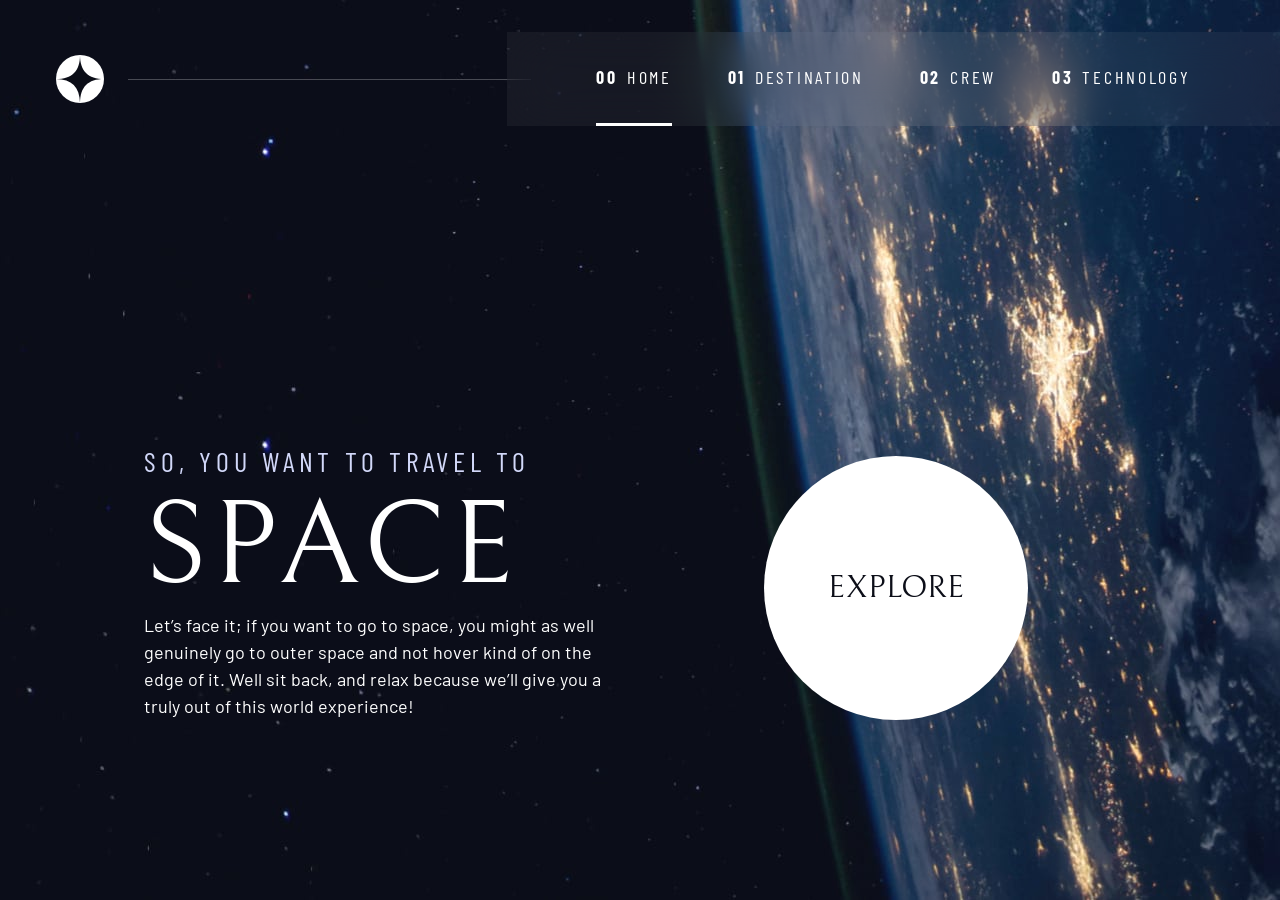
<file: index.html>
<!DOCTYPE html>
<html lang="en">
<head>
  <meta charset="UTF-8">
  <meta name="viewport" content="width=device-width, initial-scale=1.0">

  <link rel="icon" type="image/png" sizes="32x32" href="./assets/favicon-32x32.png">
  <link rel="preconnect" href="https://fonts.googleapis.com">
  <link rel="preconnect" href="https://fonts.gstatic.com" crossorigin>
  <link href="https://fonts.googleapis.com/css2?family=Barlow+Condensed:wght@400;700&family=Bellefair&family=Barlow:wght@400;700&display=swap"
      rel="stylesheet">
      
  <link rel="stylesheet" href="./style/index.css">
  <title>Space tourism website</title>
  <script src="./js/navigation.js" defer></script>
</head>
<body class="home">
  <a class="skip-to-content" href="#main">Skip to content</a>
  <header class="primary-header flex">
    <div>
      <img src="./assets/shared/logo.svg" alt="space tourism logo" class="logo">
    </div>
    <button class="mobile-nav-toggle" aria-controls="primary-navigation"><span class="sr-only" aria-expanded="false">Menu</span></button>
    <nav>
        <ul id="primary-navigation" data-visible="false" class="primary-navigation underline-indicators flex">
            <li class="active"><a class="ff-sans-cond uppercase text-white letter-spacing-2" href="index.html"><span aria-hidden="true">00</span>Home</a>
            <li><a class="ff-sans-cond uppercase text-white letter-spacing-2" href="./html/destination.html"><span aria-hidden="true">01</span>Destination</a>
            <li><a class="ff-sans-cond uppercase text-white letter-spacing-2" href="./html/crew.html"><span aria-hidden="true">02</span>Crew</a>
            <li><a class="ff-sans-cond uppercase text-white letter-spacing-2" href="./html/technology.html"><span aria-hidden="true">03</span>Technology</a>
        </ul>
    </nav>
  </header>
  
  <main id="main" class="grid-container grid-container--home">
    <div>
      <h1 class="text-accent fs-500 ff-sans-cond uppercase letter-spacing-1">So, you want to travel to
      <span class="d-block fs-900 ff-serif text-white">Space</span></h1>
      
      <p>Let’s face it; if you want to go to space, you might as well genuinely go to 
      outer space and not hover kind of on the edge of it. Well sit back, and relax 
      because we’ll give you a truly out of this world experience! </p>
    </div>
    <div>
      <a href="./html/destination.html" class="large-button uppercase ff-serif text-dark bg-white">Explore</a>
    </div>
  </main>


</body>
</html>
</file>
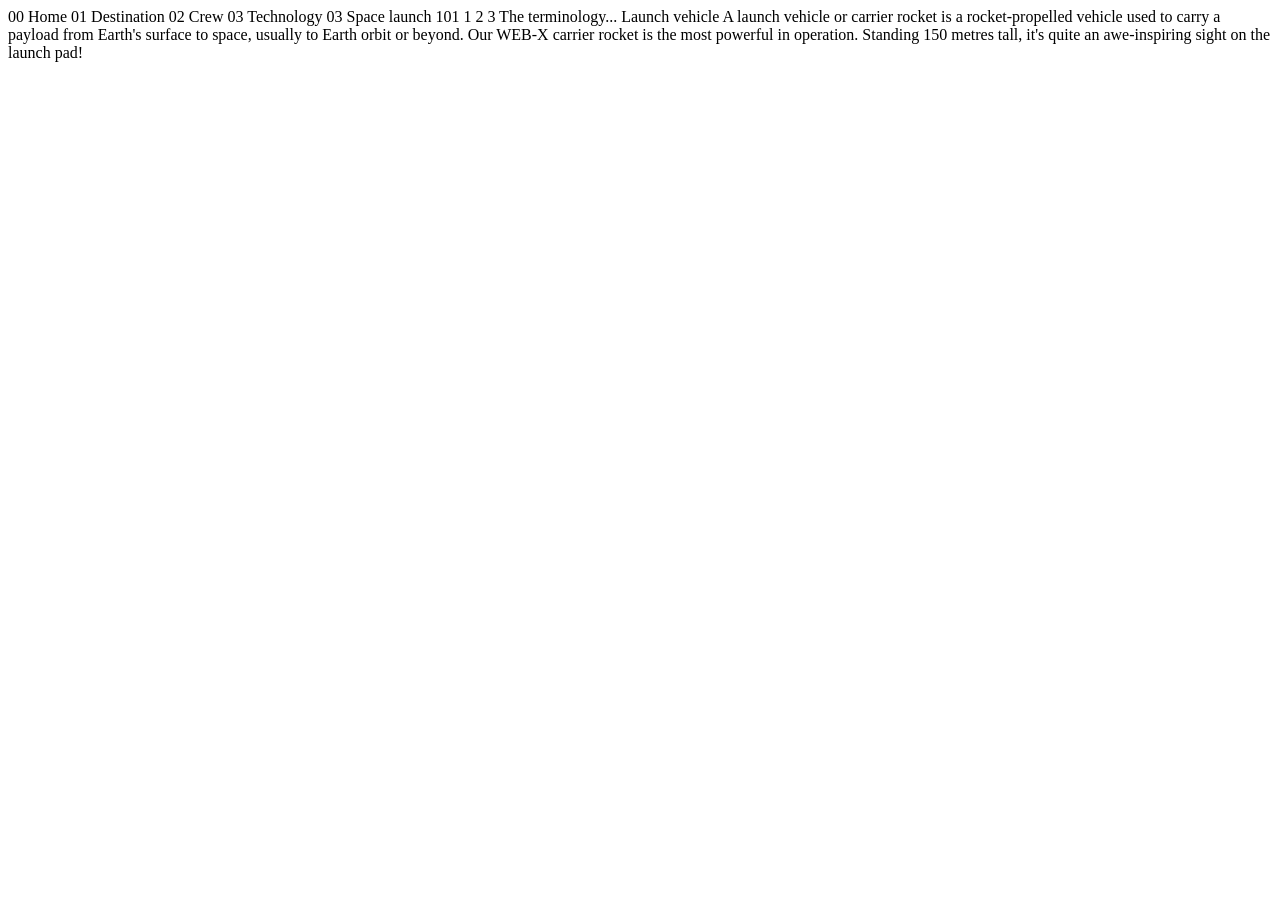
<file: assets/technology-vehicle.html>
<!DOCTYPE html>
<html lang="en">
<head>
  <meta charset="UTF-8">
  <meta name="viewport" content="width=device-width, initial-scale=1.0">

  <link rel="icon" type="image/png" sizes="32x32" href="./assets/favicon-32x32.png">
  
  <title>Frontend Mentor | Space tourism website</title>
</head>
<body>

  00 Home
  01 Destination
  02 Crew
  03 Technology

  03 Space launch 101

  1
  2
  3

  The terminology...
  Launch vehicle

  A launch vehicle or carrier rocket is a rocket-propelled vehicle used to carry a 
  payload from Earth's surface to space, usually to Earth orbit or beyond. Our 
  WEB-X carrier rocket is the most powerful in operation. Standing 150 metres tall, 
  it's quite an awe-inspiring sight on the launch pad!
</body>
</html>
</file>
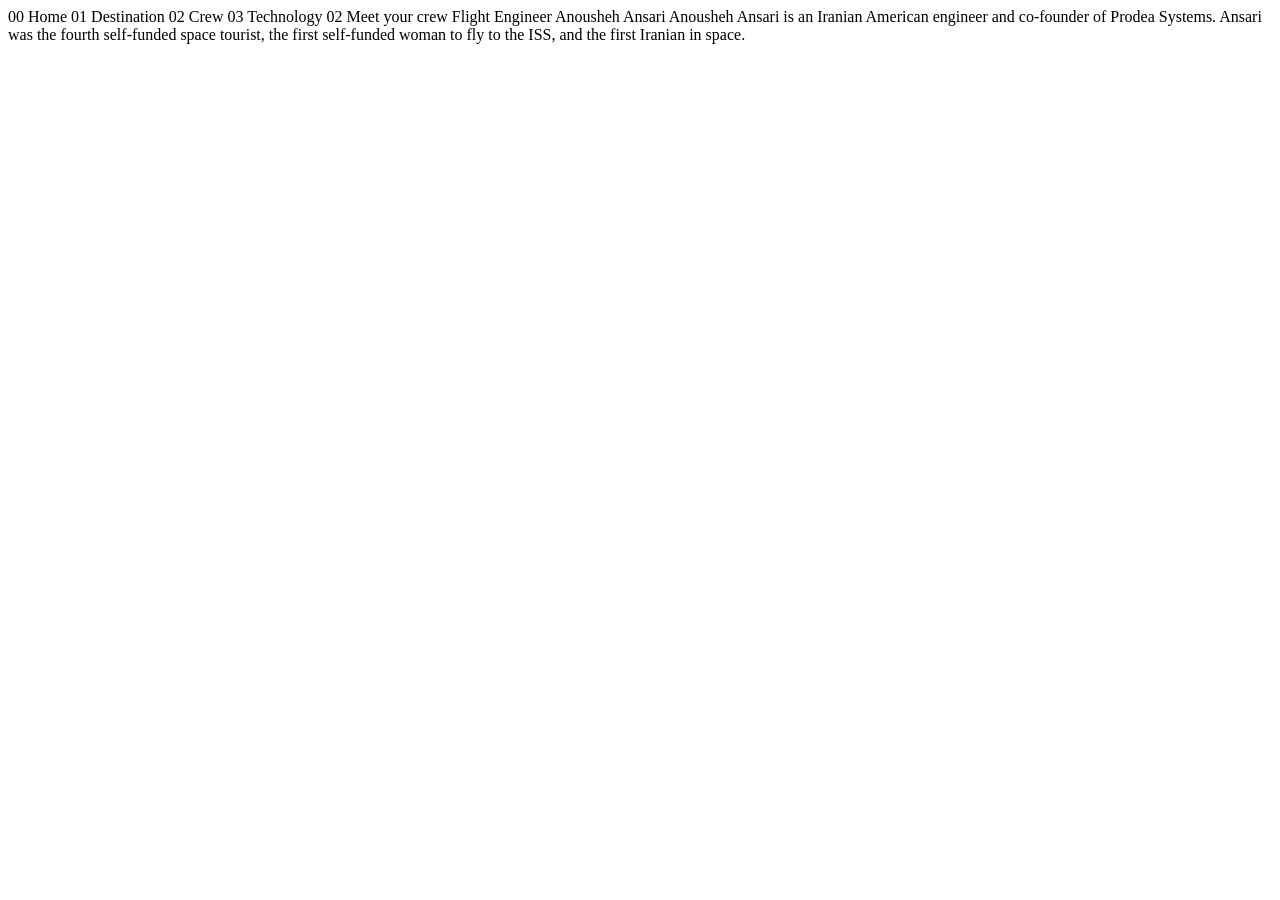
<file: html/crew-engineer.html>
<!DOCTYPE html>
<html lang="en">
<head>
  <meta charset="UTF-8">
  <meta name="viewport" content="width=device-width, initial-scale=1.0">

  <link rel="icon" type="image/png" sizes="32x32" href="./assets/favicon-32x32.png">
  
  <title>Frontend Mentor | Space tourism website</title>
</head>
<body>

  00 Home
  01 Destination
  02 Crew
  03 Technology

  02 Meet your crew

  Flight Engineer
  Anousheh Ansari

  Anousheh Ansari is an Iranian American engineer and co-founder of Prodea Systems. 
  Ansari was the fourth self-funded space tourist, the first self-funded woman to 
  fly to the ISS, and the first Iranian in space. 
</body>
</html>
</file>
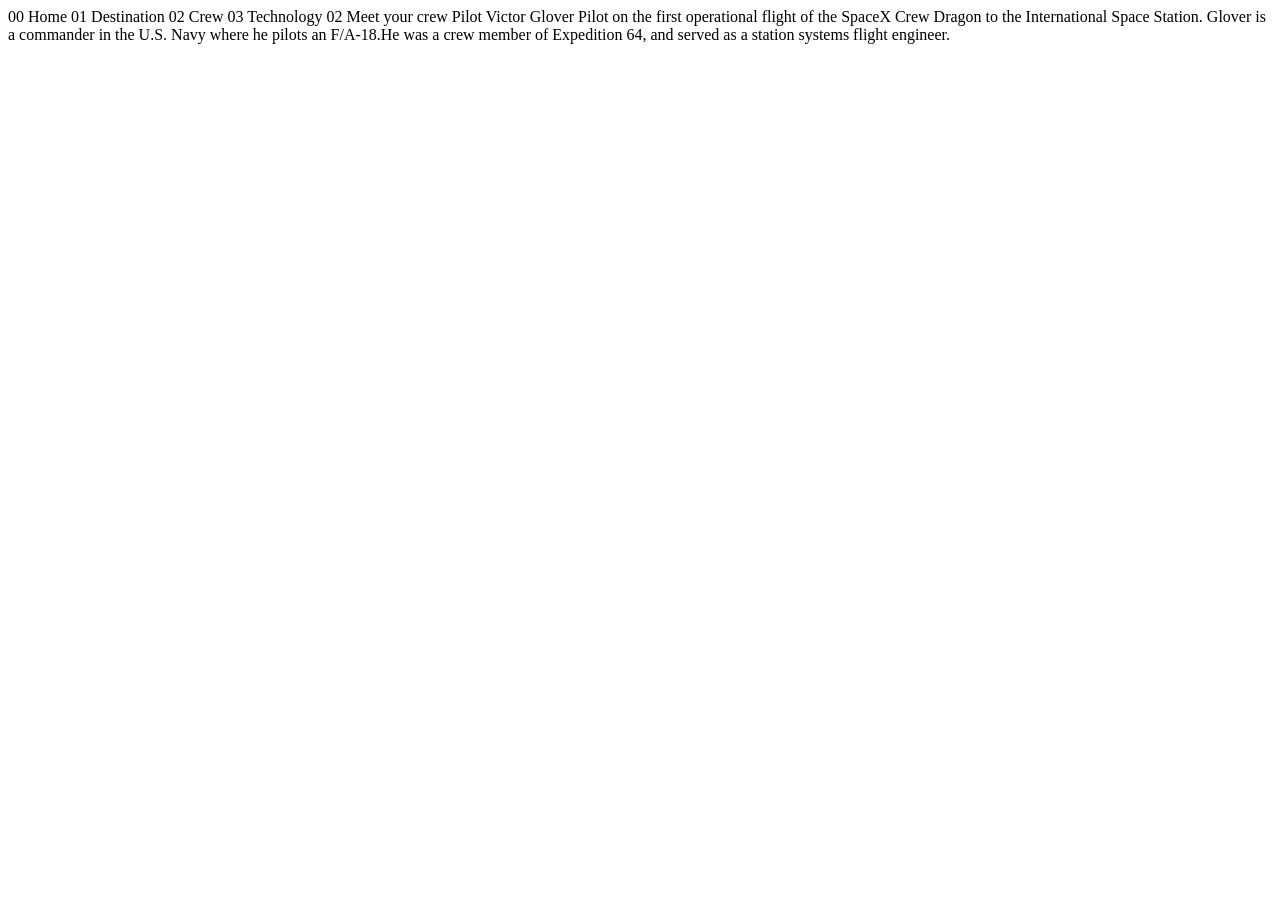
<file: html/crew-pilot.html>
<!DOCTYPE html>
<html lang="en">
<head>
  <meta charset="UTF-8">
  <meta name="viewport" content="width=device-width, initial-scale=1.0">

  <link rel="icon" type="image/png" sizes="32x32" href="./assets/favicon-32x32.png">
  
  <title>Frontend Mentor | Space tourism website</title>
</head>
<body>

  00 Home
  01 Destination
  02 Crew
  03 Technology

  02 Meet your crew

  Pilot
  Victor Glover

  Pilot on the first operational flight of the SpaceX Crew Dragon to the 
  International Space Station. Glover is a commander in the U.S. Navy where 
  he pilots an F/A-18.He was a crew member of Expedition 64, and served as a 
  station systems flight engineer. 
</body>
</html>
</file>
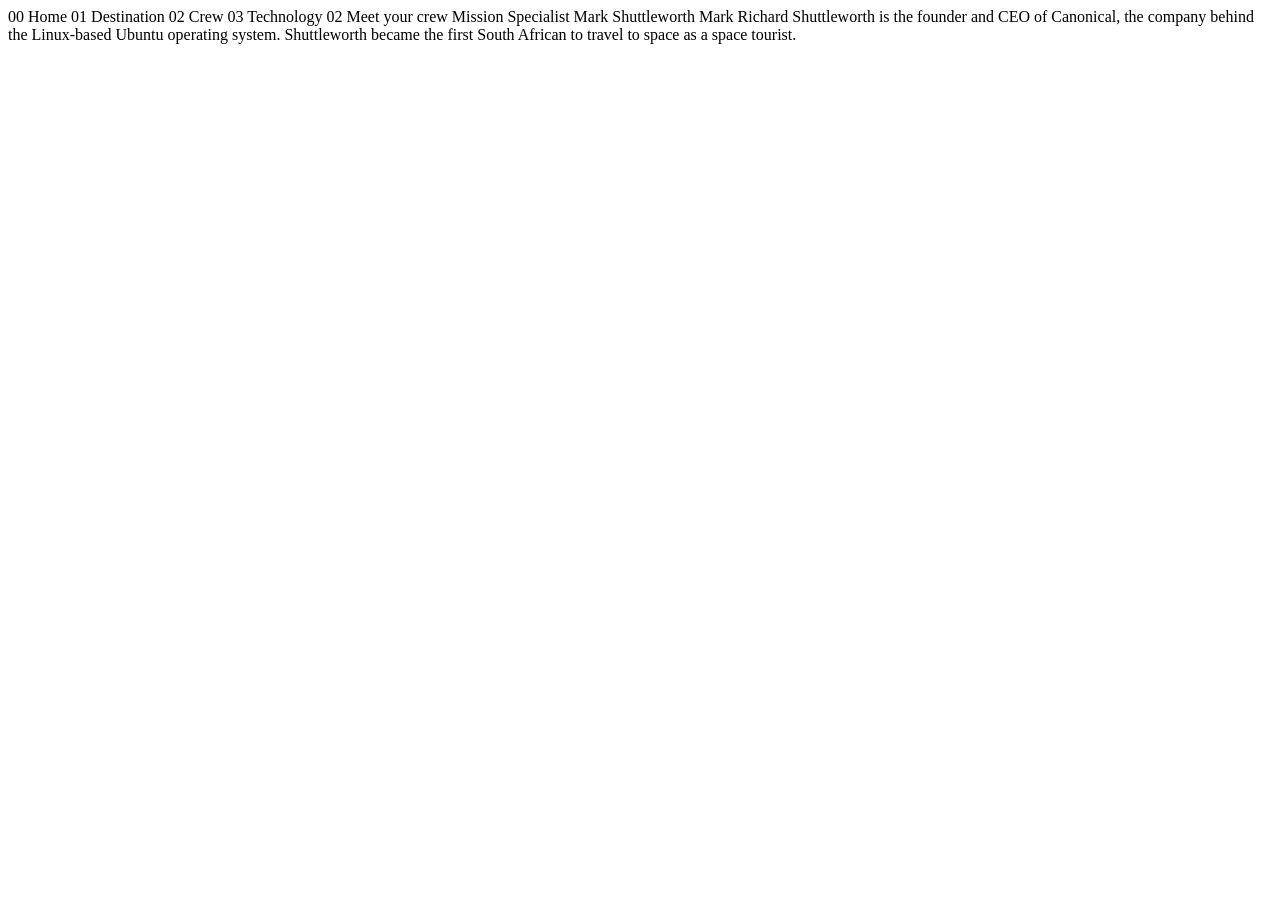
<file: html/crew-specialist.html>
<!DOCTYPE html>
<html lang="en">
<head>
  <meta charset="UTF-8">
  <meta name="viewport" content="width=device-width, initial-scale=1.0">

  <link rel="icon" type="image/png" sizes="32x32" href="./assets/favicon-32x32.png">
  
  <title>Frontend Mentor | Space tourism website</title>
</head>
<body>

  00 Home
  01 Destination
  02 Crew
  03 Technology

  02 Meet your crew

  Mission Specialist
  Mark Shuttleworth

  Mark Richard Shuttleworth is the founder and CEO of Canonical, the company behind 
  the Linux-based Ubuntu operating system. Shuttleworth became the first South 
  African to travel to space as a space tourist.
</body>
</html>
</file>
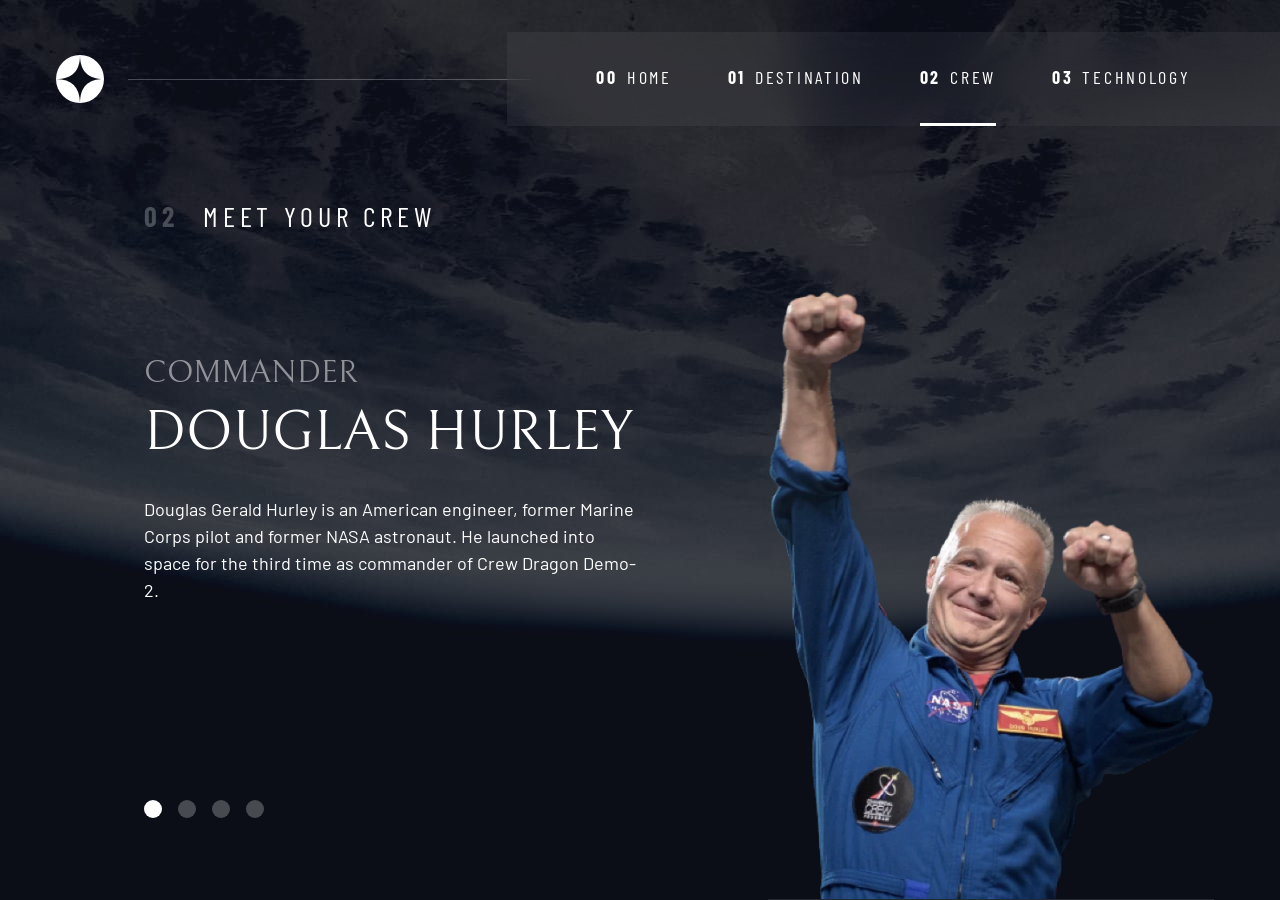
<file: html/crew.html>
<!DOCTYPE html>
<html lang="en">
<head>
  <meta charset="UTF-8">
  <meta name="viewport" content="width=device-width, initial-scale=1.0">

  <link rel="icon" type="image/png" sizes="32x32" href="../assets/favicon-32x32.png">

  <link rel="preconnect" href="https://fonts.googleapis.com">
  <link rel="preconnect" href="https://fonts.gstatic.com" crossorigin>
  <link href="https://fonts.googleapis.com/css2?family=Barlow+Condensed:wght@400;700&family=Bellefair&family=Barlow:wght@400;700&display=swap"
      rel="stylesheet">
      
  <link rel="stylesheet" href="../style/index.css">
  <title>Space tourism website</title>
  <script src="../js/navigation.js" defer></script>
  <script src="../js/tabs.js" defer></script>

</head>

<body class="crew">
  <a class="skip-to-content" href="#main">Skip to content</a>
  <header class="primary-header flex">
    <div>
      <img src="../assets/shared/logo.svg" alt="space tourism logo" class="logo">
    </div>
    <button class="mobile-nav-toggle" aria-controls="primary-navigation"><span class="sr-only" aria-expanded="false">Menu</span></button>
    <nav> 
        <ul id="primary-navigation" data-visible="false" class="primary-navigation underline-indicators flex">
            <li><a class="ff-sans-cond uppercase text-white letter-spacing-2" href="../index.html"><span aria-hidden="true">00</span>Home</a>
            <li><a class="ff-sans-cond uppercase text-white letter-spacing-2" href="destination.html"><span aria-hidden="true">01</span>Destination</a>
            <li class="active"><a class="ff-sans-cond uppercase text-white letter-spacing-2" href="crew.html"><span aria-hidden="true">02</span>Crew</a>
            <li><a class="ff-sans-cond uppercase text-white letter-spacing-2" href="technology.html"><span aria-hidden="true">03</span>Technology</a>
        </ul>
    </nav>
  </header>
  
  <main id="main" class="grid-container grid-container--crew flow">
    <h1 class="numbered-title"><span aria-hidden="true">02</span> Meet your crew</h1>
    
    <div class="dot-indicators flex" role="tablist" aria-label="crew member list">
      <button aria-selected="true" aria-controls="commander-tab" role="tab" data-image="commander-image" tabindex="0"><span class="sr-only">The commander</span></button>
      <button aria-selected="false" aria-controls="mission-tab" role="tab" data-image="mission-image" tabindex="-1"><span class="sr-only">The mission specialist</span></button>
      <button aria-selected="false" aria-controls="pilot-tab" role="tab" data-image="pilot-image" tabindex="-1"><span class="sr-only">The pilot</span></button>
      <button aria-selected="false" aria-controls="crew-tab" role="tab" data-image="crew-image" tabindex="-1"><span class="sr-only">The crew engineer</span></button>
    </div>
    
    <article class="crew-details flow" id="commander-tab" role="tabpanel" tabindex="0">
      <header class="flow flow--space-small">
        <h2 class="fs-600 ff-serif uppercase">Commander</h2>
        <p class="fs-700 uppercase ff-serif">Douglas Hurley</p>
      </header>
      <p>Douglas Gerald Hurley is an American engineer, former Marine Corps pilot 
      and former NASA astronaut. He launched into space for the third time as 
      commander of Crew Dragon Demo-2.</p>
    </article> 
    
    <article hidden class="crew-details flow" id="mission-tab" role="tabpanel" tabindex="0">
      <header class="flow flow--space-small">
        <h2 class="fs-600 ff-serif uppercase">Mission Specialist</h2>
        <p class="fs-700 uppercase ff-serif">Mark SHuttleworth</p>
      </header>
      <p>Mark Richard Shuttleworth is the founder and CEO of Canonical, the company behind
        the Linux-based Ubuntu operating system. Shuttleworth became the first South
        African to travel to space as a space tourist.</p>
    </article> 
    
    <article hidden class="crew-details flow" id="pilot-tab" role="tabpanel" tabindex="0">
      <header class="flow flow--space-small">
        <h2 class="fs-600 ff-serif uppercase">Pilot</h2>
        <p class="fs-700 uppercase ff-serif">Victor Glover</p>
      </header>
      <p>Pilot on the first operational flight of the SpaceX Crew Dragon to the
        International Space Station. Glover is a commander in the U.S. Navy where
        he pilots an F/A-18.He was a crew member of Expedition 64, and served as a
        station systems flight engineer.</p>
    </article> 
    
    <!-- engineer -->
    <article hidden class="crew-details flow" id="crew-tab" role="tabpanel" tabindex="0">
      <header class="flow flow--space-small">
        <h2 class="fs-600 ff-serif uppercase">Flight Engineer</h2>
        <p class="fs-700 uppercase ff-serif">Anousheh Ansari</p>
      </header>
      <p>Anousheh Ansari is an Iranian American engineer and co-founder of Prodea Systems.
        Ansari was the fourth self-funded space tourist, the first self-funded woman to
        fly to the ISS, and the first Iranian in space.</p>
    </article> 
    
    
    <picture id="commander-image">
      <source srcset="../assets/crew/image-douglas-hurley.webp" type="image/webp">
      <img src="../assets/crew/image-douglas-hurley.png" alt="Douglas Hurley">
    </picture>
    <picture hidden id="mission-image">
      <source srcset="../assets/crew/image-mark-shuttleworth.webp" type="image/webp">
      <img src="../assets/crew/image-mark-shuttleworth.png" alt="Douglas Hurley">
    </picture>
    <picture hidden id="pilot-image">
      <source srcset="../assets/crew/image-victor-glover.webp" type="image/webp">
      <img src="../assets/crew/image-victor-glover.png" alt="Douglas Hurley">
    </picture>
    <picture hidden id="crew-image">
      <source srcset="../assets/crew/image-anousheh-ansari.webp" type="image/webp">
      <img src="../assets/crew/image-anousheh-ansari.png" alt="Douglas Hurley">
    </picture>
  </main>
</body>
</html>
</file>
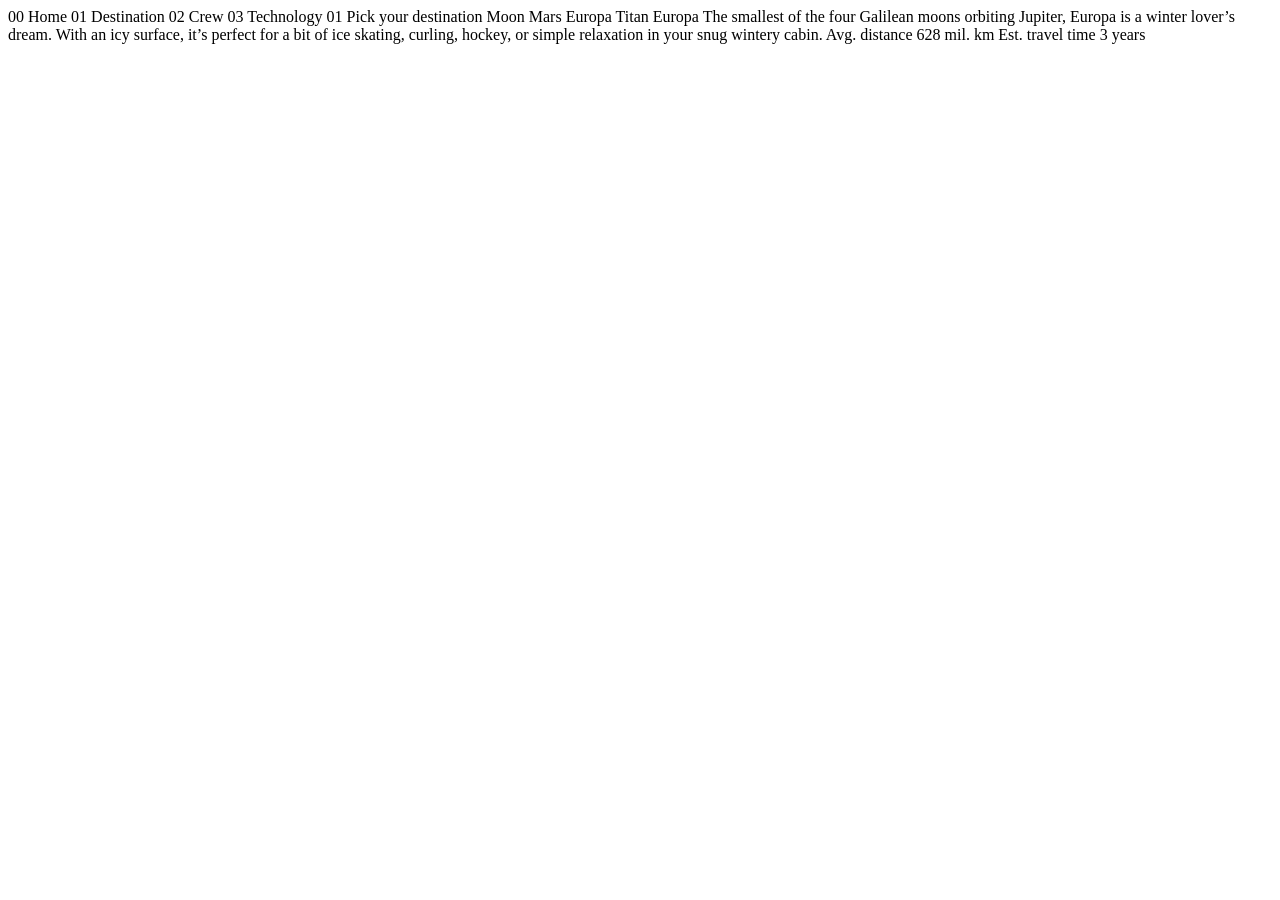
<file: html/destination-europa.html>
<!DOCTYPE html>
<html lang="en">
<head>
  <meta charset="UTF-8">
  <meta name="viewport" content="width=device-width, initial-scale=1.0">

  <link rel="icon" type="image/png" sizes="32x32" href="../assets/favicon-32x32.png">
  
  <title>Frontend Mentor | Space tourism website</title>
</head>
<body>

  00 Home
  01 Destination
  02 Crew
  03 Technology

  01 Pick your destination

  Moon
  Mars
  Europa
  Titan

  Europa

  The smallest of the four Galilean moons orbiting Jupiter, Europa is a 
  winter lover’s dream. With an icy surface, it’s perfect for a bit of 
  ice skating, curling, hockey, or simple relaxation in your snug 
  wintery cabin.

  Avg. distance
  628 mil. km

  Est. travel time
  3 years
</body>
</html>
</file>
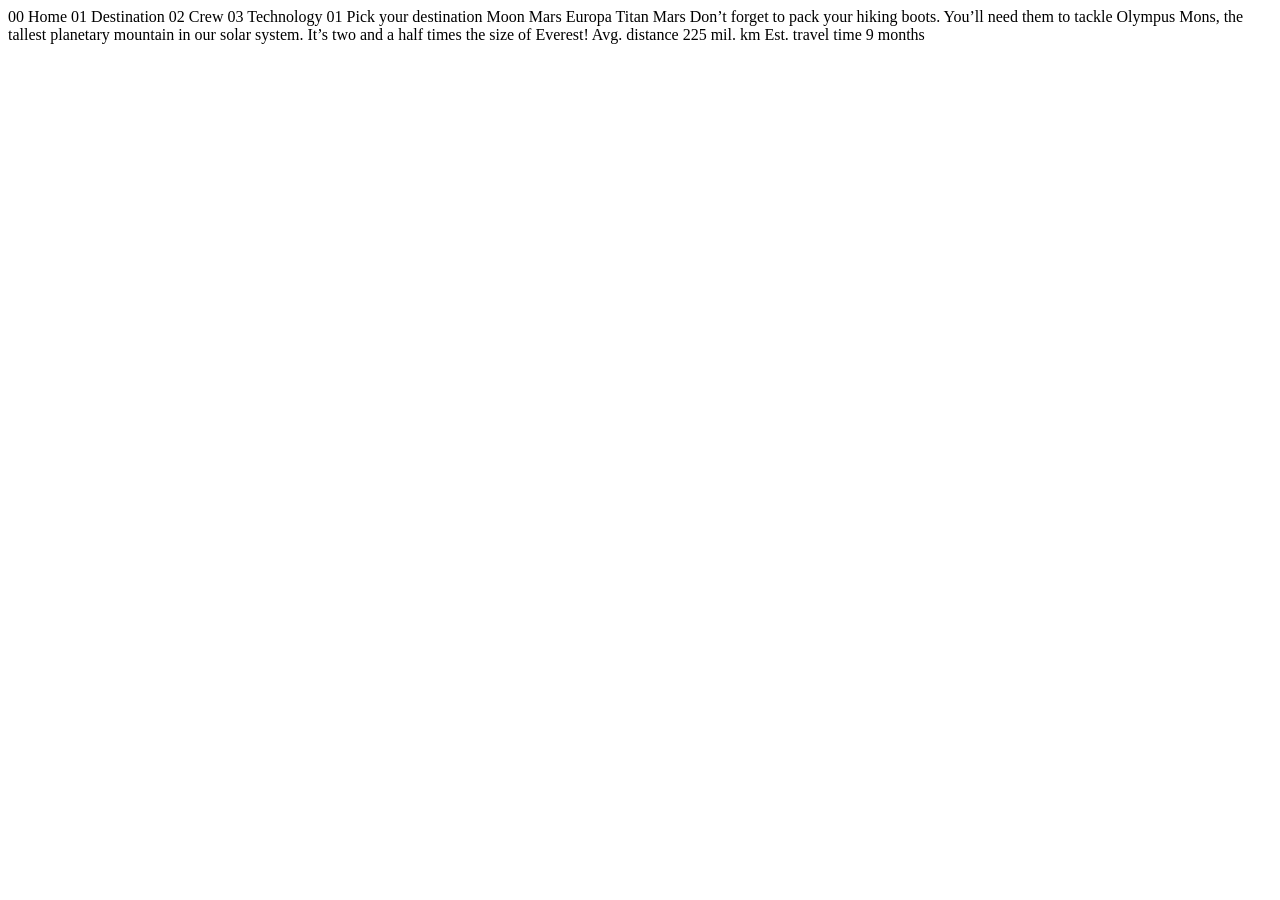
<file: html/destination-mars.html>
<!DOCTYPE html>
<html lang="en">
<head>
  <meta charset="UTF-8">
  <meta name="viewport" content="width=device-width, initial-scale=1.0">

  <link rel="icon" type="image/png" sizes="32x32" href="../assets/favicon-32x32.png">
  
  <title>Frontend Mentor | Space tourism website</title>
</head>
<body>

  00 Home
  01 Destination
  02 Crew
  03 Technology

  01 Pick your destination

  Moon
  Mars
  Europa
  Titan

  Mars

  Don’t forget to pack your hiking boots. You’ll need them to tackle Olympus Mons, 
  the tallest planetary mountain in our solar system. It’s two and a half times 
  the size of Everest!

  Avg. distance
  225 mil. km

  Est. travel time
  9 months
</body>
</html>
</file>
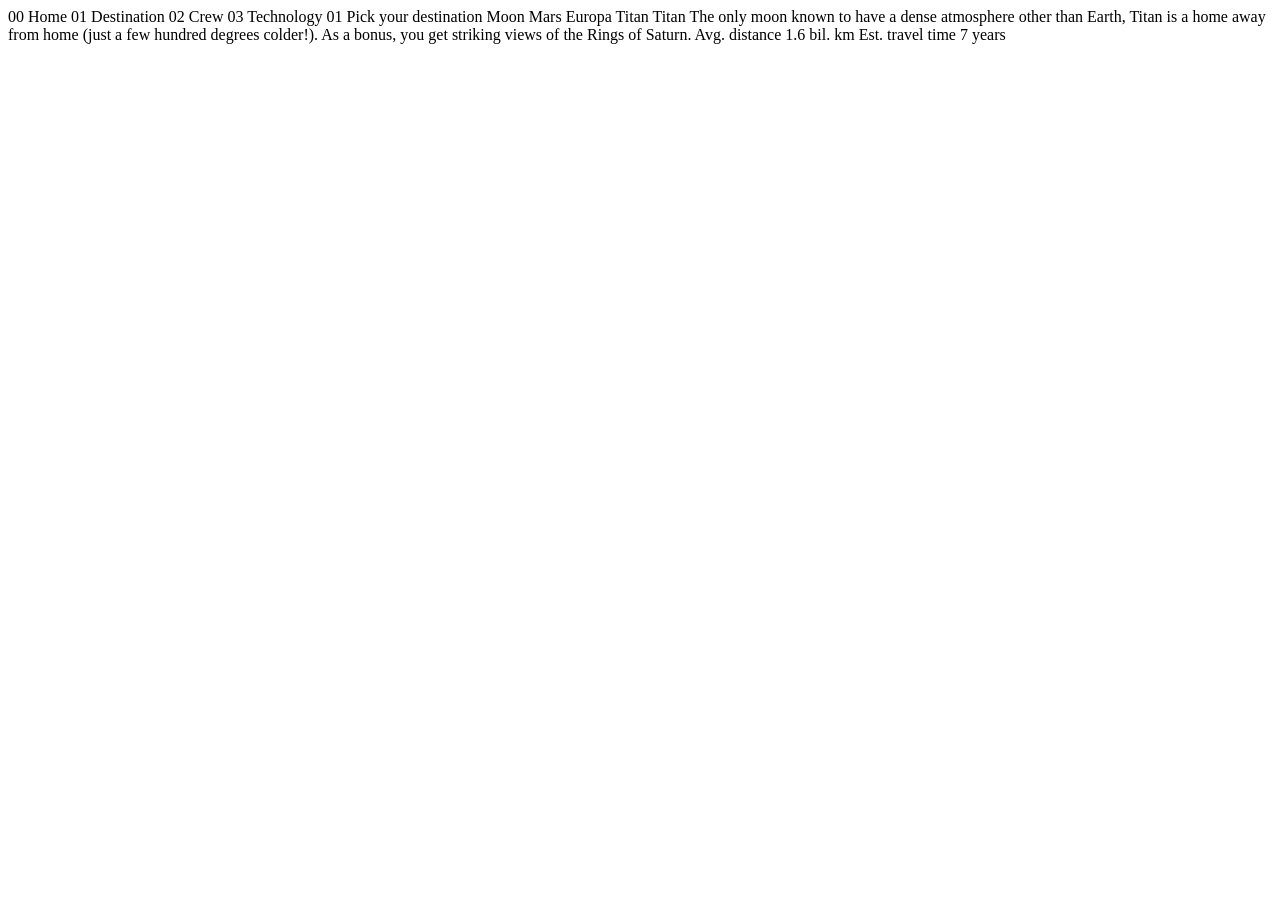
<file: html/destination-titan.html>
<!DOCTYPE html>
<html lang="en">
<head>
  <meta charset="UTF-8">
  <meta name="viewport" content="width=device-width, initial-scale=1.0">

  <link rel="icon" type="image/png" sizes="32x32" href="../assets/favicon-32x32.png">
  
  <title>Frontend Mentor | Space tourism website</title>
</head>
<body>

  00 Home
  01 Destination
  02 Crew
  03 Technology

  01 Pick your destination

  Moon
  Mars
  Europa
  Titan

  Titan

  The only moon known to have a dense atmosphere other than Earth, Titan 
  is a home away from home (just a few hundred degrees colder!). As a 
  bonus, you get striking views of the Rings of Saturn.

  Avg. distance
  1.6 bil. km

  Est. travel time
  7 years
</body>
</html>
</file>
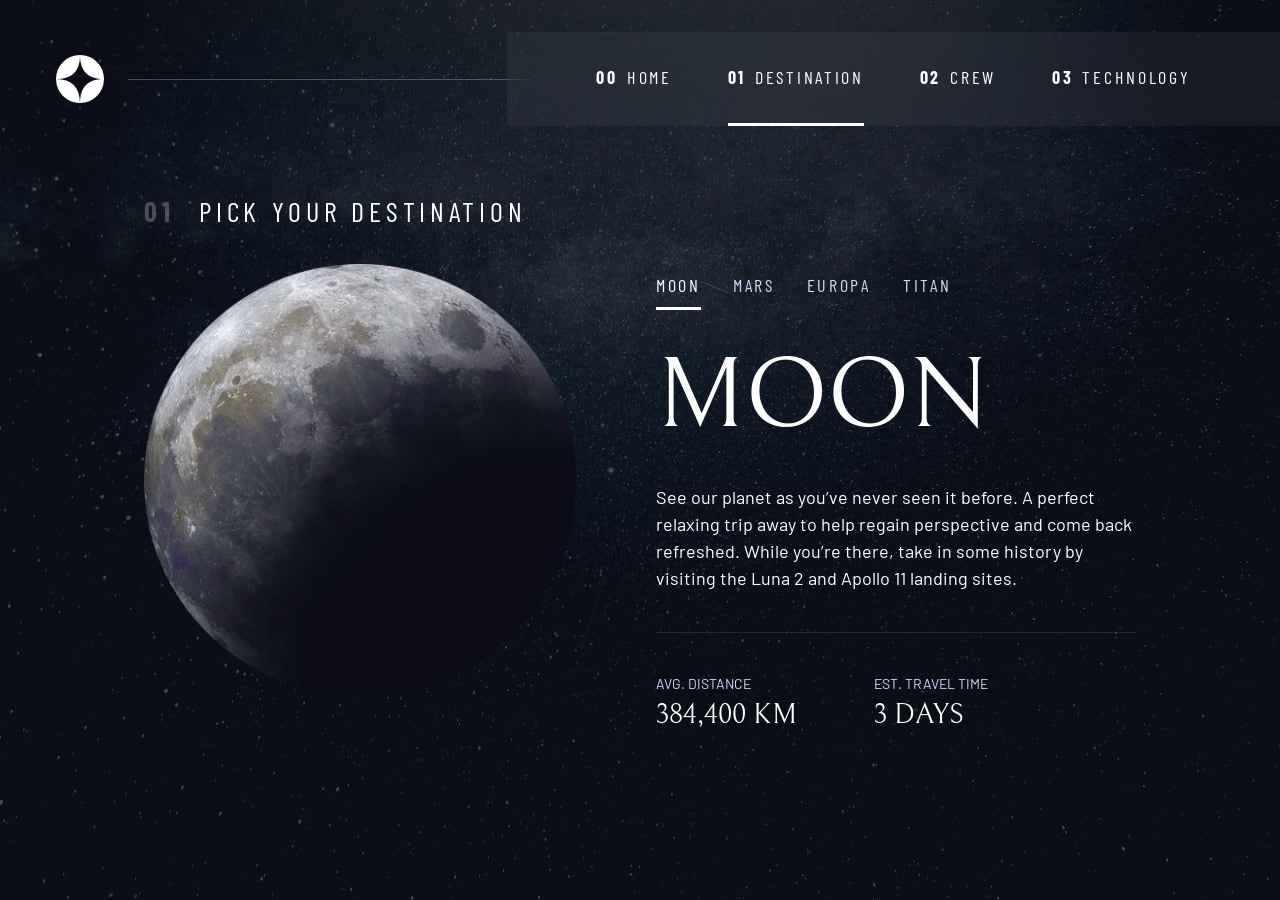
<file: html/destination.html>
<!DOCTYPE html>
<html lang="en">
<head>
  <meta charset="UTF-8">
  <meta name="viewport" content="width=device-width, initial-scale=1.0">

  <link rel="icon" type="image/png" sizes="32x32" href="../assets/favicon-32x32.png">
  <link rel="preconnect" href="https://fonts.googleapis.com">
  <link rel="preconnect" href="https://fonts.gstatic.com" crossorigin>
  <link href="https://fonts.googleapis.com/css2?family=Barlow+Condensed:wght@400;700&family=Bellefair&family=Barlow:wght@400;700&display=swap"
      rel="stylesheet">
      
  <link rel="stylesheet" href="../style/index.css">
  <title>Space tourism website</title>
  <script src="../js/navigation.js" defer></script>
  <script src="../js/tabs.js" defer></script>
</head>

<body class="destination">
  <a class="skip-to-content" href="#main">Skip to content</a>
  <header class="primary-header flex">
    <div>
      <img src="../assets/shared/logo.svg" alt="space tourism logo" class="logo">
    </div>
    <button class="mobile-nav-toggle" aria-controls="primary-navigation"><span class="sr-only" aria-expanded="false">Menu</span></button>
    <nav>
        <ul id="primary-navigation" data-visible="false" class="primary-navigation underline-indicators flex">
            <li><a class="ff-sans-cond uppercase text-white letter-spacing-2" href="../index.html"><span aria-hidden="true">00</span>Home</a>
            <li class="active"><a class="ff-sans-cond uppercase text-white letter-spacing-2" href="destination.html"><span aria-hidden="true">01</span>Destination</a>
            <li><a class="ff-sans-cond uppercase text-white letter-spacing-2" href="crew.html"><span aria-hidden="true">02</span>Crew</a>
            <li><a class="ff-sans-cond uppercase text-white letter-spacing-2" href="technology.html"><span aria-hidden="true">03</span>Technology</a>
        </ul>
    </nav>
  </header>
  
  <main id="main" class="grid-container grid-container--destination flow">
    <h1 class="numbered-title"><span aria-hidden="true">01</span> Pick your destination</h1>
    
    <picture id="moon-image">
      <source srcset="../assets/destination/image-moon.webp" type="image/webp">
      <img src="../assets/destination/image-moon.png" alt="the moon">
    </picture>
    <picture hidden id="mars-image">
      <source srcset="../assets/destination/image-mars.webp" type="image/webp">
      <img src="../assets/destination/image-mars.png" alt="the planet mars">
    </picture>
    <picture hidden id="europa-image">
      <source srcset="../assets/destination/image-europa.webp" type="image/webp">
      <img src="../assets/destination/image-europa.png" alt="the planet europa">
    </picture>
    <picture hidden id="titan-image">
      <source srcset="../assets/destination/image-titan.webp" type="image/webp">
      <img src="../assets/destination/image-titan.png" alt="the moon titan">
    </picture>
    
    
    <div class="tab-list underline-indicators flex" role="tablist" aria-label="destination list">
        <button aria-selected="true" role="tab" aria-controls="moon-tab" class="uppercase ff-sans-cond text-accent letter-spacing-2" tabindex="0" data-image="moon-image">Moon</button>
        <button aria-selected="false" role="tab" aria-controls="mars-tab" class="uppercase ff-sans-cond text-accent letter-spacing-2" tabindex="-1" data-image="mars-image">Mars</button>
        <button aria-selected="false" role="tab" aria-controls="europa-tab" class="uppercase ff-sans-cond text-accent letter-spacing-2" tabindex="-1" data-image="europa-image">Europa</button>
        <button aria-selected="false" role="tab" aria-controls="titan-tab" class="uppercase ff-sans-cond text-accent letter-spacing-2" tabindex="-1" data-image="titan-image">Titan</button>
    </div>

    <!-- The moon -->
    <article class="destination-info flow" id="moon-tab" tabindex="0" role="tabpanel">
      <h2 class="fs-800 uppercase ff-serif">Moon</h2>

      <p>See our planet as you’ve never seen it before. A perfect relaxing trip away to help 
      regain perspective and come back refreshed. While you’re there, take in some history 
      by visiting the Luna 2 and Apollo 11 landing sites.</p>
      
      <div class="destination-meta flex">
        <div>
          <h3 class="text-accent fs-200 uppercase">Avg. distance</h3>
          <p class="ff-serif uppercase">384,400 km</p>
        </div>
        <div>
          <h3 class="text-accent fs-200 uppercase">Est. travel time</h3>
          <p class="ff-serif uppercase">3 days</p>
        </div>
      </div>
    </article>
    
    <!-- Mars -->
    <article hidden class="destination-info flow" id="mars-tab" tabindex="0"  role="tabpanel">
      <h2 class="fs-800 uppercase ff-serif">Mars</h2>

      <p>Don’t forget to pack your hiking boots. You’ll need them to tackle Olympus Mons, 
  the tallest planetary mountain in our solar system. It’s two and a half times 
  the size of Everest!</p>
      
      <div class="destination-meta flex">
        <div>
          <h3 class="text-accent fs-200 uppercase">Avg. distance</h3>
          <p class="ff-serif uppercase">225 mil. km</p>
        </div>
        <div>
          <h3 class="text-accent fs-200 uppercase">Est. travel time</h3>
          <p class="ff-serif uppercase">9 months</p>
        </div>
      </div>
    </article>
    
    <!-- Europa -->
    <article hidden class="destination-info flow" id="europa-tab" tabindex="0"  role="tabpanel">
      <h2 class="fs-800 uppercase ff-serif">Europa</h2>

      <p>The smallest of the four Galilean moons orbiting Jupiter, Europa is a 
  winter lover’s dream. With an icy surface, it’s perfect for a bit of 
  ice skating, curling, hockey, or simple relaxation in your snug 
  wintery cabin.</p>
      <div class="destination-meta flex">
        <div>
          <h3 class="text-accent fs-200 uppercase">Avg. distance</h3>
          <p class="ff-serif uppercase">628 mil. km</p>
        </div>
        <div>
          <h3 class="text-accent fs-200 uppercase">Est. travel time</h3>
          <p class="ff-serif uppercase">3 years</p>
        </div>
      </div>
    </article>
    
    <!-- Titan -->
    <article hidden class="destination-info flow" id="titan-tab" tabindex="0"  role="tabpanel">
      <h2 class="fs-800 uppercase ff-serif">Titan</h2>

      <p>The only moon known to have a dense atmosphere other than Earth, Titan 
  is a home away from home (just a few hundred degrees colder!). As a 
  bonus, you get striking views of the Rings of Saturn.</p>
      
      <div class="destination-meta flex">
        <div>
          <h3 class="text-accent fs-200 uppercase">Avg. distance</h3>
          <p class="ff-serif uppercase">1.6 bil. km</p>
        </div>
        <div>
          <h3 class="text-accent fs-200 uppercase">Est. travel time</h3>
          <p class="ff-serif uppercase">7 years</p>
        </div>
      </div>
    </article>
  </main>
  
<body>


  
</body>
</html>
</file>
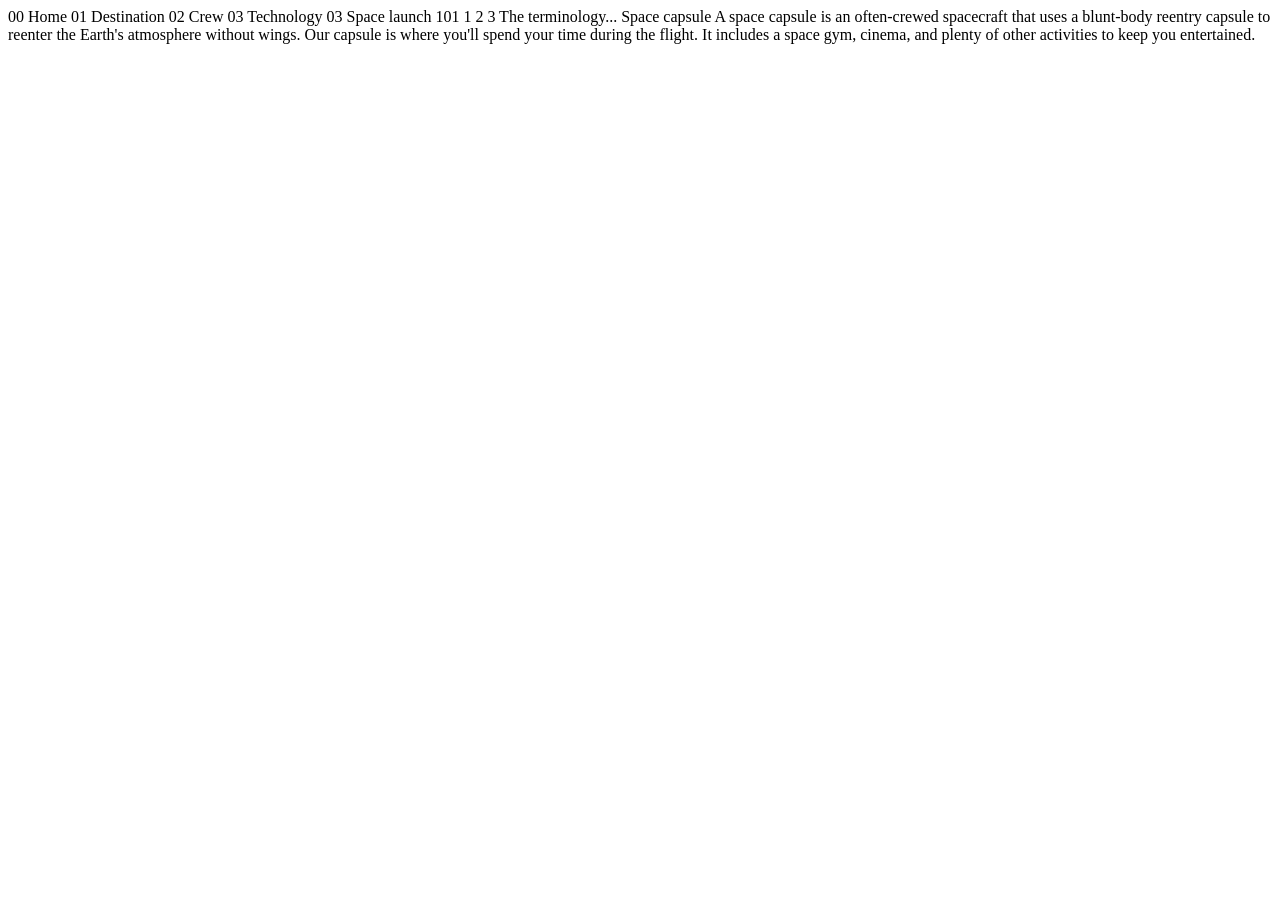
<file: html/technology-capsule.html>
<!DOCTYPE html>
<html lang="en">
<head>
  <meta charset="UTF-8">
  <meta name="viewport" content="width=device-width, initial-scale=1.0">

  <link rel="icon" type="image/png" sizes="32x32" href="../assets/favicon-32x32.png">
  
  <title>Frontend Mentor | Space tourism website</title>
</head>
<body>

  00 Home
  01 Destination
  02 Crew
  03 Technology

  03 Space launch 101

  1
  2
  3

  The terminology...
  Space capsule

  A space capsule is an often-crewed spacecraft that uses a blunt-body reentry 
  capsule to reenter the Earth's atmosphere without wings. Our capsule is where 
  you'll spend your time during the flight. It includes a space gym, cinema, 
  and plenty of other activities to keep you entertained.
</body>
</html>
</file>
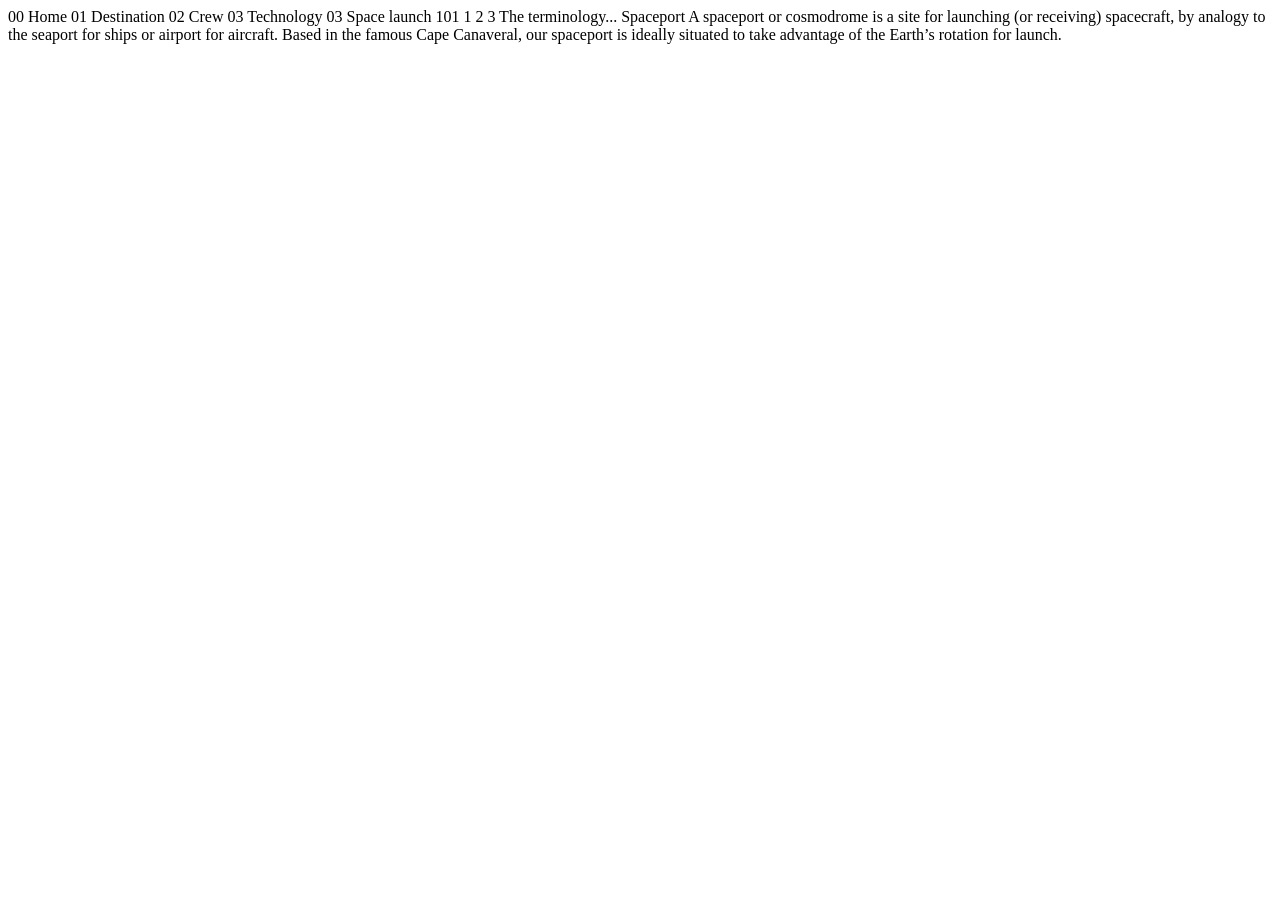
<file: html/technology-spaceport.html>
<!DOCTYPE html>
<html lang="en">
<head>
  <meta charset="UTF-8">
  <meta name="viewport" content="width=device-width, initial-scale=1.0">

  <link rel="icon" type="image/png" sizes="32x32" href="../assets/favicon-32x32.png">
  
  <title>Frontend Mentor | Space tourism website</title>
</head>
<body>

  00 Home
  01 Destination
  02 Crew
  03 Technology

  03 Space launch 101

  1
  2
  3

  The terminology...
  Spaceport

  A spaceport or cosmodrome is a site for launching (or receiving) spacecraft, 
  by analogy to the seaport for ships or airport for aircraft. Based in the 
  famous Cape Canaveral, our spaceport is ideally situated to take advantage 
  of the Earth’s rotation for launch.
</body>
</html>
</file>
<file: style/index.css>
/* ------------------- */
/* Custom properties   */
/* ------------------- */

:root {
    /* colors */
    --clr-dark: 230 35% 7%;
    --clr-light: 231 77% 90%;
    --clr-white: 0 0% 100%;
    
    /* font-sizes */
    --fs-900: clamp(5rem, 8vw + 1rem, 9.375rem);
    --fs-800: 3.5rem;
    --fs-700: 1.5rem;
    --fs-600: 1rem;
    --fs-500: 1rem;
    --fs-400: 0.9375rem;
    --fs-300: 1rem;
    --fs-200: 0.875rem;
    
    /* font-families */
    --ff-serif: "Bellefair", serif;
    --ff-sans-cond: "Barlow Condensed", sans-serif;
    --ff-sans-normal: "Barlow", sans-serif;
}

@media (min-width: 35em) {
    :root {
        --fs-800: 5rem;
        --fs-700: 2.5rem;
        --fs-600: 1.5rem;
        --fs-500: 1.25rem;
        --fs-400: 1rem;
    }
}

@media (min-width: 45em) {
    :root {
        /* font-sizes */
        --fs-800: 6.25rem;
        --fs-700: 3.5rem;
        --fs-600: 2rem;
        --fs-500: 1.75rem;
        --fs-400: 1.125rem;
    }
}


/* ------------------- */
/* Reset               */
/* ------------------- */

/* https://piccalil.li/blog/a-modern-css-reset/ */

/* Box sizing */
*,
*::before,
*::after {
    box-sizing: border-box;
}

/* Reset margins */
body,
h1,
h2,
h3,
h4,
h5,
p,
figure,
picture {
    margin: 0; 
}

h1,
h2,
h3,
h4,
h5,
h6,
p {
    font-weight: 400;
}

/* set up the body */
body {
    font-family: var(--ff-sans-normal);
    font-size: var(--fs-400);
    color: hsl( var(--clr-white) );
    background-color: hsl( var(--clr-dark) );
    line-height: 1.5;
    min-height: 100vh;
    
    display: grid;
    grid-template-rows: min-content 1fr;
    
    overflow-x: hidden;
}

/* make images easier to work with */
img,
picutre {
    max-width: 100%;
    display: block;
}

/* make form elements easier to work with */
input,
button,
textarea,
select {
    font: inherit;
}

/* remove animations for people who've turned them off */
@media (prefers-reduced-motion: reduce) {  
  *,
  *::before,
  *::after {
    animation-duration: 0.01ms !important;
    animation-iteration-count: 1 !important;
    transition-duration: 0.01ms !important;
    scroll-behavior: auto !important;
  }
}


/* ------------------- */
/* Utility classes     */
/* ------------------- */

/* general */

.flex {
    display: flex;
    gap: var(--gap, 1rem);
}

.grid {
    display: grid;
    gap: var(--gap, 1rem);
}

.d-block {
    display: block;
}

.flow > *:where(:not(:first-child)) {
    margin-top: var(--flow-space, 1rem);
}

.flow--space-small {
    --flow-space: .75rem;
}

.container {
    padding-inline: 2em;
    margin-inline: auto;
    max-width: 80rem;
}

.sr-only {
  position: absolute; 
  width: 1px;
  height: 1px;
  padding: 0;
  margin: -1px; 
  overflow: hidden;
  clip: rect(0, 0, 0, 0);
  white-space: nowrap; /* added line */
  border: 0;
}

.skip-to-content {
    position: absolute;
    z-index: 9999;
    background: hsl( var(--clr-white) );
    color: hsl( var(--clr-dark) ); 
    padding: .5em 1em;
    margin-inline: auto;
    transform: translateY(-100%);
    transition: transform 250ms ease-in;
}

.skip-to-content:focus {
    transform: translateY(0);
}

/* colors */

.bg-dark { background-color: hsl( var(--clr-dark) );}
.bg-accent { background-color: hsl( var(--clr-light) );}
.bg-white { background-color: hsl( var(--clr-white) );}

.text-dark { color: hsl( var(--clr-dark) );}
.text-accent { color: hsl( var(--clr-light) );}
.text-white { color: hsl( var(--clr-white) );}

/* typography */

.ff-serif { font-family: var(--ff-serif); } 
.ff-sans-cond { font-family: var(--ff-sans-cond); } 
.ff-sans-normal { font-family: var(--ff-sans-normal); } 

.letter-spacing-1 { letter-spacing: 4.75px; } 
.letter-spacing-2 { letter-spacing: 2.7px; } 
.letter-spacing-3 { letter-spacing: 2.35px; } 

.uppercase { text-transform: uppercase; }

.fs-900 { font-size: var(--fs-900); }
.fs-800 { font-size: var(--fs-800); }
.fs-700 { font-size: var(--fs-700); }
.fs-600 { font-size: var(--fs-600); }
.fs-500 { font-size: var(--fs-500); }
.fs-400 { font-size: var(--fs-400); }
.fs-300 { font-size: var(--fs-300); }
.fs-200 { font-size: var(--fs-200); }

.fs-900,
.fs-800,
.fs-700,
.fs-600 {
    line-height: 1.1;
}

.numbered-title {
    font-family: var(--ff-sans-cond);
    font-size: var(--fs-500);
    text-transform: uppercase;
    letter-spacing: 4.72px; 
}

.numbered-title span {
    margin-right: .5em;
    font-weight: 700;
    color: hsl( var(--clr-white) / .25);
}


/* ------------------- */
/* Compontents         */
/* ------------------- */

.large-button {
    font-size: 2rem;
    position: relative;
    z-index: 1;
    display: inline-grid;
    place-items: center;
    padding: 0 2em;
    border-radius: 50%;
    aspect-ratio: 1;
    text-decoration: none;
}

.large-button::after {
    content: '';
    position: absolute;
    z-index: -1;
    width: 100%;
    height: 100%;
    background: hsl( var(--clr-white) / .1);
    border-radius: 50%;
    opacity: 0;
    transition: opacity 500ms linear, transform 750ms ease-in-out;
}
 
.large-button:hover::after,
.large-button:focus::after {
    opacity: 1;
    transform: scale(1.5);
}

/* primary-header */

.logo {
    margin: 1.5rem clamp(1.5rem, 5vw, 3.5rem);
}

.primary-header {
    justify-content: space-between;
    align-items: center;
}

.primary-navigation {
    --gap: clamp(1.5rem, 5vw, 3.5rem);
    --underline-gap: 2rem;
    list-style: none;
    padding: 0;
    margin: 0;
    background: hsl( var(--clr-white) / 0.05);
    backdrop-filter: blur(1.5rem);
}

.primary-navigation a {
    text-decoration: none;
}

.primary-navigation a > span {
    font-weight: 700;
    margin-right: .5em;
}

.mobile-nav-toggle {
    display: none;
}

@media (max-width: 35rem) {
    .primary-navigation {
        --underline-gap: .5rem;
        position: fixed;
        z-index: 1000;
        inset: 0 0 0 30%;
        list-style: none;
        padding: min(20rem, 15vh) 2rem;
        margin: 0;
        flex-direction: column;
        transform: translateX(100%);
        transition: transform 500ms ease-in-out;
    }
    
    .primary-navigation[data-visible="true"] {
        transform: translateX(0);
    }
    
    .primary-navigation.underline-indicators > .active {
       border: 0;
    }
    
    .mobile-nav-toggle {
        display: block;
        position: absolute;
        z-index: 2000;
        right: 1rem;
        top: 2rem;
        background: transparent;
        background-image: url(./assets/shared/icon-hamburger.svg);
        background-repeat: no-repeat;
        background-position: center;
        width: 1.5rem;
        aspect-ratio: 1;
        border: 0;
    }
    
    .mobile-nav-toggle[aria-expanded="true"] {
        background-image: url(../assets/shared/icon-close.svg);
    }
    
    .mobile-nav-toggle:focus-visible {
        outline: 5px solid white;
        outline-offset: 5px;
    }
    
}

@media (min-width: 35em) {
    .primary-navigation {
        padding-inline: clamp(3rem, 7vw, 7rem);
    }
}

@media (min-width: 35em) and (max-width: 44.999em) {
    .primary-navigation a > span {
        display: none;
    }
}

@media (min-width: 45em) {
    
     .primary-header::after {
         content: '';
         display: block;
         position: relative;
         height: 1px;
         width: 100%;
         margin-right: -2.5rem;
         background: hsl( var(--clr-white) / .25);
         order: 1;
     }
     
    nav {
        order: 2;
    }
    
    .primary-navigation {
        margin-block: 2rem;
    }
    
   
}


.underline-indicators > * {
    cursor: pointer;
    padding: var(--underline-gap, .5rem) 0;
    border: 0;
    border-bottom: .2rem solid hsl( var(--clr-white) / 0 );
    background-color: transparent;
}

.underline-indicators > *:hover,
.underline-indicators > *:focus {
    border-color: hsl( var(--clr-white) / .5);
}

.underline-indicators > .active,
.underline-indicators > [aria-selected="true"] {
    color: hsl( var(--clr-white) / 1);
    border-color: hsl( var(--clr-white) / 1); 
}

.tab-list {
    --gap: 2rem;
}

.dot-indicators > * {
    cursor: pointer;
    border: 0;
    border-radius: 50%;
    padding: .5em;
    background-color: hsl( var(--clr-white) / .25);
}
 
.dot-indicators > *:hover,
.dot-indicators > *:focus { 
    background-color: hsl( var(--clr-white) / .5);
}

.dot-indicators > [aria-selected="true"] {
    background-color: hsl( var(--clr-white) / 1); 
}


/* ----------------------------- */
/* Page specific background      */
/* ----------------------------- */
body {
    background-size: cover;
    background-position: bottom center;
}
/* home */
.home {
    background-image: url(../assets/home/background-home-mobile.jpg);
}

@media (min-width: 35rem) {
    .home {
        background-position: center center;
        background-image: url(../assets/home/background-home-tablet.jpg);
    }
}

@media (min-width: 45rem) {
    .home {
        background-image: url(../assets/home/background-home-desktop.jpg);
    }
} 

/* destination */
.destination {
    background-image: url(../assets/destination/background-destination-mobile.jpg);
}

@media (min-width: 35rem) {
    .destination {
        background-position: center center;
        background-image: url(../assets/destination/background-destination-tablet.jpg);
    }
}

@media (min-width: 45rem) {
    .destination {
        background-image: url(../assets/destination/background-destination-desktop.jpg);
    }
} 

/* crew */
.crew {
    background-image: url(../assets/home/background-crew-mobile.jpg);
}

@media (min-width: 35rem) {
    .crew {
        background-position: center center;
        background-image: url(../assets/crew/background-crew-tablet.jpg);
    }
}

@media (min-width: 45rem) {
    .crew {
        background-image: url(../assets/crew/background-crew-desktop.jpg);
    }
} 

/* ----------------------------- */
/* Layout                        */
/* ----------------------------- */


.grid-container {
    text-align: center;
    display: grid;
    place-items: center;
    padding-inline: 1rem;
    padding-bottom: 4rem;
}

.grid-container p:not([class]) {
    max-width: 50ch;
}

.numbered-title {
    grid-area: title;
}

/* destination layout */

.grid-container--destination {
    --flow-space: 2rem;
    grid-template-areas: 
        'title'
        'image'
        'tabs'
        'content';
}

.grid-container--destination > picture {
    grid-area: image;
    max-width: 60%;
    align-self: start;
}

.grid-container--destination > .tab-list {
    grid-area: tabs;
}

.grid-container--destination > .destination-info {
    grid-area: content;
}

.destination-meta {
    flex-direction: column;
    border-top: 1px solid hsl( var(--clr-white) / .1);
    padding-top: 2.5rem;
    margin-top: 2.5rem;
}

.destination-meta p {
    font-size: 1.75rem;
}

/* crew layout */

.grid-container--crew {
    --flow-space: 2rem;
    grid-template-areas: 
        'title'
        'image'
        'tabs'
        'content';
}

.grid-container--crew > picture {
    grid-area: image;
    max-width: 60%;
    border-bottom: 1px solid hsl( var(--clr-white) / .1);
}

.grid-container--crew > .dot-indicators {
    grid-area: tabs;
}

.grid-container--crew > .crew-details {
    grid-area: content;
}

.crew-details h2 {
    color: hsl( var(--clr-white) / .5);
}

@media (min-width: 35em) {
    .numbered-title {
        justify-self: start;
        margin-top: 2rem;
    }
    
    .destination-meta {
        flex-direction: row;
        justify-content: space-evenly;
    }
    
    .grid-container--crew {
        padding-bottom: 0;
        grid-template-areas: 
            'title'
            'content'
            'tabs'
            'image';
    }
    
    
}

@media (min-width: 45em) {
    .grid-container {
        text-align: left;
        column-gap: var(--container-gap, 2rem);
        grid-template-columns: minmax(1rem, 1fr) repeat(2, minmax(0, 30rem)) minmax(1rem, 1fr);
    }
    
    .grid-container--home {
        padding-bottom: max(6rem, 20vh);
        align-items: end;
    }
    
    .grid-container--home > *:first-child {
        grid-column: 2;
    }

    .grid-container--home > *:last-child {
        grid-column: 3;
    }
    
    .grid-container--destination {
        justify-items: start;
        align-content: start;
        grid-template-areas: 
            '. title title .'
            '. image tabs .'
            '. image content .';
    }
    
    .grid-container--destination > picture {
        max-width: 90%;
    }
     
    .destination-meta {
        --gap: min(6vw, 6rem);
        justify-content: start;
    }
    
    .grid-container--crew {
        grid-template-columns: minmax(1rem, 1fr) minmax(0, 37rem) minmax(0, 23rem) minmax(1rem, 1fr);
        justify-items: start;
        grid-template-areas: 
            '. title title .'
            '. content image .'
            '. tabs image .';
    }
    
    .grid-container--crew > picture {
        grid-column: span 2;
        align-self: end; 
        max-width: 90%;
    }

}
</file>
